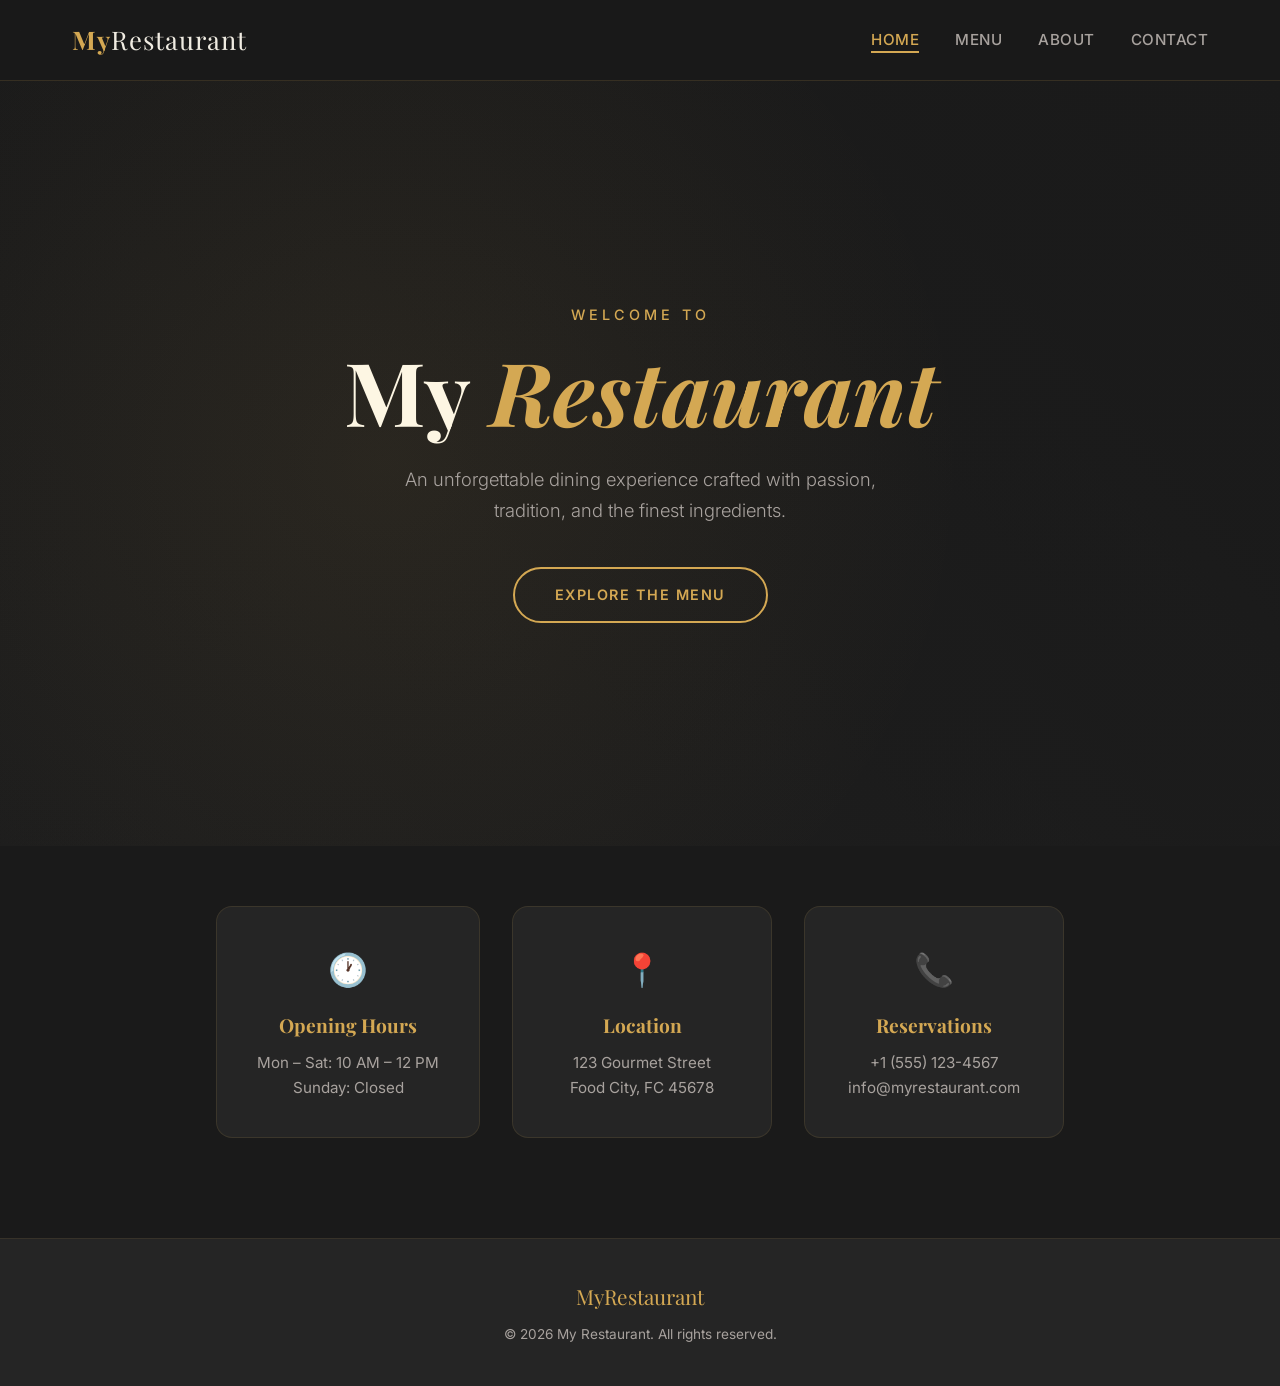
<file: index.html>
<!DOCTYPE html>
<html lang="en">
<head>
  <meta charset="UTF-8" />
  <meta name="viewport" content="width=device-width, initial-scale=1.0" />
  <meta name="description" content="Welcome to My Restaurant — an exquisite dining experience with fresh, locally sourced ingredients." />
  <title>My Restaurant — Fine Dining</title>
  <link rel="stylesheet" href="styles.css" />
</head>
<body>

  <!-- Navbar -->
  <header>
    <div class="navbar">
      <a href="index.html" class="logo">My<span>Restaurant</span></a>
      <nav>
        <ul>
          <li><a href="index.html" class="active">Home</a></li>
          <li><a href="menu.html">Menu</a></li>
          <li><a href="about.html">About</a></li>
          <li><a href="contact.html">Contact</a></li>
        </ul>
      </nav>
    </div>
  </header>

  <!-- Hero Section -->
  <main>
    <section class="hero">
      <div class="hero-content">
        <p class="subtitle">Welcome to</p>
        <h1>My <em>Restaurant</em></h1>
        <p class="tagline">An unforgettable dining experience crafted with passion, tradition, and the finest ingredients.</p>
        <a href="menu.html" class="btn">Explore the Menu</a>
      </div>
    </section>

    <!-- Info Cards -->
    <section class="info-section">
      <div class="info-card fade-in">
        <div class="icon">🕐</div>
        <h3>Opening Hours</h3>
        <p>Mon – Sat: 10 AM – 12 PM</p>
        <p>Sunday: Closed</p>
      </div>
      <div class="info-card fade-in-delay">
        <div class="icon">📍</div>
        <h3>Location</h3>
        <p>123 Gourmet Street</p>
        <p>Food City, FC 45678</p>
      </div>
      <div class="info-card fade-in-delay">
        <div class="icon">📞</div>
        <h3>Reservations</h3>
        <p>+1 (555) 123-4567</p>
        <p>info@myrestaurant.com</p>
      </div>
    </section>
  </main>

  <!-- Footer -->
  <footer>
    <div class="footer-brand">MyRestaurant</div>
    <p>&copy; 2026 My Restaurant. All rights reserved.</p>
  </footer>

</body>
</html>
</file>
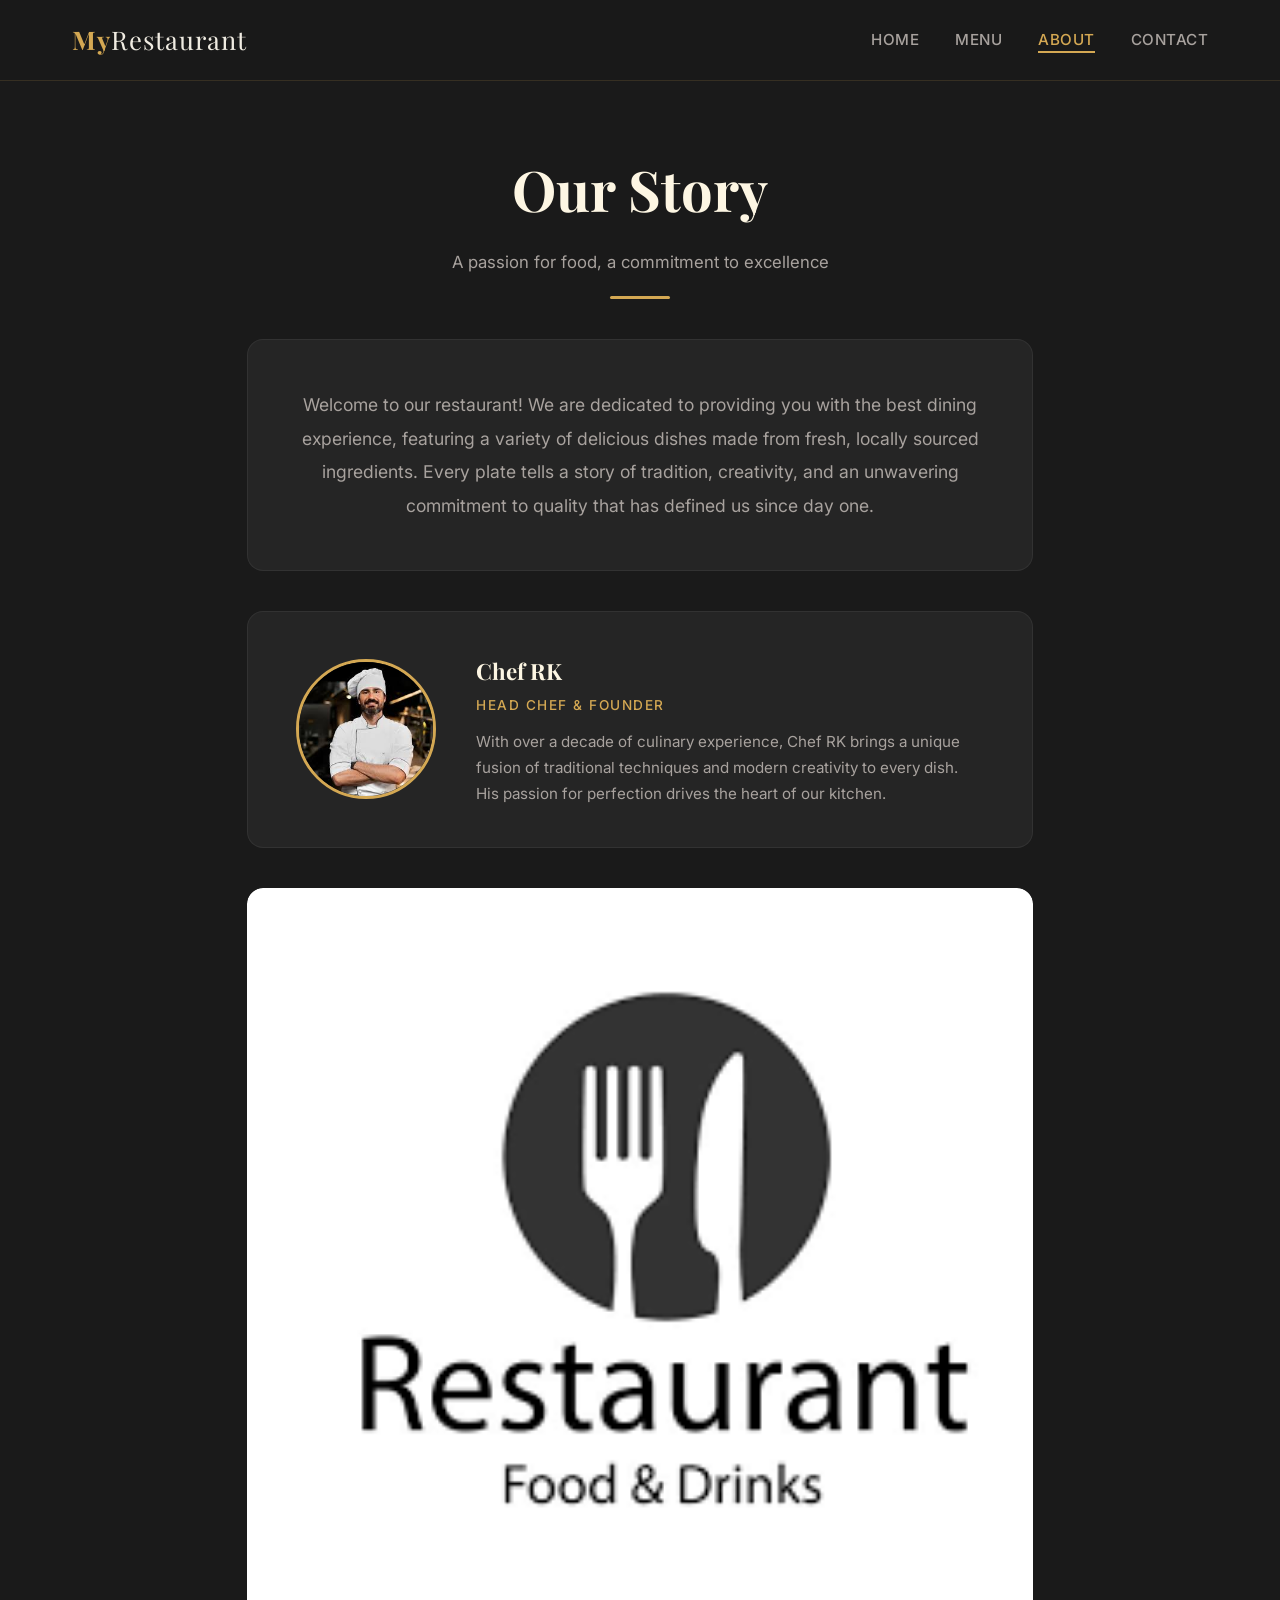
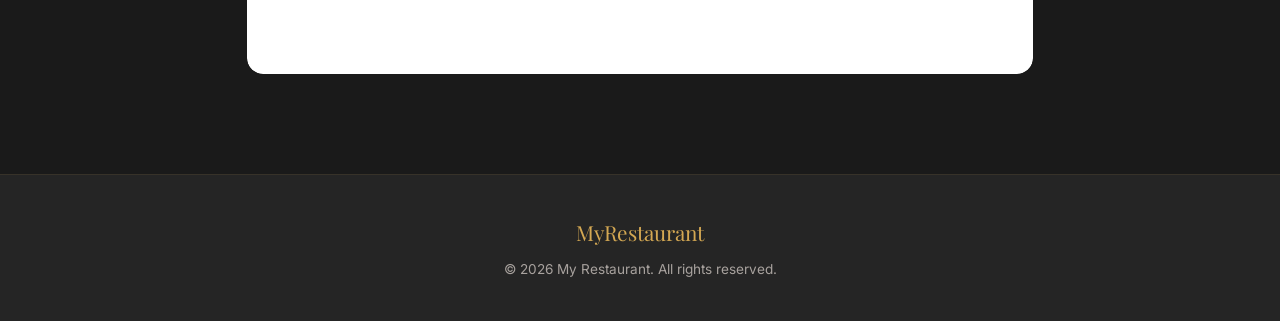
<file: about.html>
<!DOCTYPE html>
<html lang="en">
<head>
  <meta charset="UTF-8" />
  <meta name="viewport" content="width=device-width, initial-scale=1.0" />
  <meta name="description" content="Learn about our story, our passion for food, and meet our head chef." />
  <title>About — My Restaurant</title>
  <link rel="stylesheet" href="styles.css" />
</head>
<body>

  <!-- Navbar -->
  <header>
    <div class="navbar">
      <a href="index.html" class="logo">My<span>Restaurant</span></a>
      <nav>
        <ul>
          <li><a href="index.html">Home</a></li>
          <li><a href="menu.html">Menu</a></li>
          <li><a href="about.html" class="active">About</a></li>
          <li><a href="contact.html">Contact</a></li>
        </ul>
      </nav>
    </div>
  </header>

  <main>
    <!-- Page Header -->
    <div class="page-header fade-in">
      <h1>Our Story</h1>
      <p>A passion for food, a commitment to excellence</p>
      <div class="divider"></div>
    </div>

    <div class="about-section">
      <!-- Story Card -->
      <div class="about-story fade-in">
        <p>
          Welcome to our restaurant! We are dedicated to providing you with the best dining experience, 
          featuring a variety of delicious dishes made from fresh, locally sourced ingredients. 
          Every plate tells a story of tradition, creativity, and an unwavering commitment to quality 
          that has defined us since day one.
        </p>
      </div>

      <!-- Chef Section -->
      <div class="chef-section fade-in-delay">
        <img src="chef.jpg" alt="Chef RK" class="chef-img" />
        <div class="chef-info">
          <h3>Chef RK</h3>
          <p class="role">Head Chef &amp; Founder</p>
          <p>
            With over a decade of culinary experience, Chef RK brings a unique fusion of 
            traditional techniques and modern creativity to every dish. His passion for 
            perfection drives the heart of our kitchen.
          </p>
        </div>
      </div>

      <!-- Restaurant Image -->
      <div class="big-image-box fade-in-delay">
        <img src="restro.png" alt="Our Restaurant" />
      </div>
    </div>
  </main>

  <!-- Footer -->
  <footer>
    <div class="footer-brand">MyRestaurant</div>
    <p>&copy; 2026 My Restaurant. All rights reserved.</p>
  </footer>

</body>
</html>
</file>
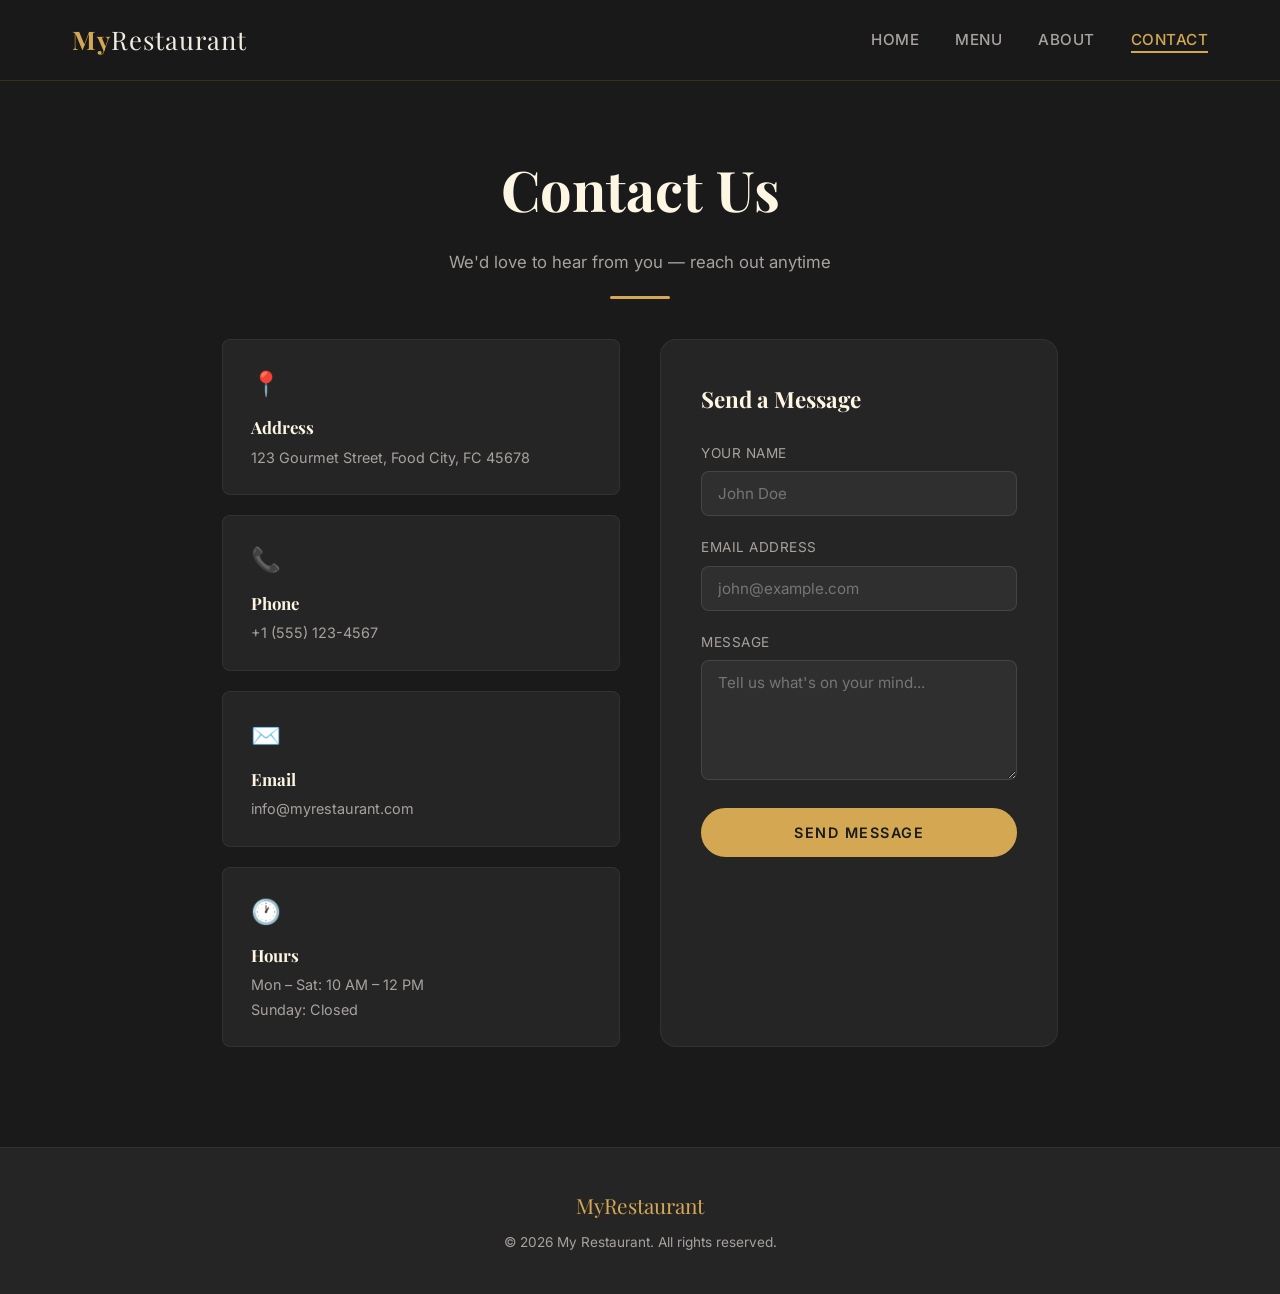
<file: contact.html>
<!DOCTYPE html>
<html lang="en">
<head>
  <meta charset="UTF-8" />
  <meta name="viewport" content="width=device-width, initial-scale=1.0" />
  <meta name="description" content="Get in touch with us — we'd love to hear from you." />
  <title>Contact — My Restaurant</title>
  <link rel="stylesheet" href="styles.css" />
</head>
<body>

  <!-- Navbar -->
  <header>
    <div class="navbar">
      <a href="index.html" class="logo">My<span>Restaurant</span></a>
      <nav>
        <ul>
          <li><a href="index.html">Home</a></li>
          <li><a href="menu.html">Menu</a></li>
          <li><a href="about.html">About</a></li>
          <li><a href="contact.html" class="active">Contact</a></li>
        </ul>
      </nav>
    </div>
  </header>

  <main>
    <!-- Page Header -->
    <div class="page-header fade-in">
      <h1>Contact Us</h1>
      <p>We'd love to hear from you — reach out anytime</p>
      <div class="divider"></div>
    </div>

    <div class="contact-container fade-in-delay">
      <!-- Contact Info Cards -->
      <div class="contact-info">
        <div class="contact-card">
          <div class="icon">📍</div>
          <h3>Address</h3>
          <p>123 Gourmet Street, Food City, FC 45678</p>
        </div>
        <div class="contact-card">
          <div class="icon">📞</div>
          <h3>Phone</h3>
          <p>+1 (555) 123-4567</p>
        </div>
        <div class="contact-card">
          <div class="icon">✉️</div>
          <h3>Email</h3>
          <p>info@myrestaurant.com</p>
        </div>
        <div class="contact-card">
          <div class="icon">🕐</div>
          <h3>Hours</h3>
          <p>Mon – Sat: 10 AM – 12 PM</p>
          <p>Sunday: Closed</p>
        </div>
      </div>

      <!-- Contact Form -->
      <div class="contact-form">
        <h2>Send a Message</h2>
        <form>
          <div class="form-group">
            <label for="name">Your Name</label>
            <input type="text" id="name" placeholder="John Doe" />
          </div>
          <div class="form-group">
            <label for="email">Email Address</label>
            <input type="email" id="email" placeholder="john@example.com" />
          </div>
          <div class="form-group">
            <label for="message">Message</label>
            <textarea id="message" placeholder="Tell us what's on your mind..."></textarea>
          </div>
          <button type="submit" class="btn btn-filled">Send Message</button>
        </form>
      </div>
    </div>
  </main>

  <!-- Footer -->
  <footer>
    <div class="footer-brand">MyRestaurant</div>
    <p>&copy; 2026 My Restaurant. All rights reserved.</p>
  </footer>

</body>
</html>
</file>
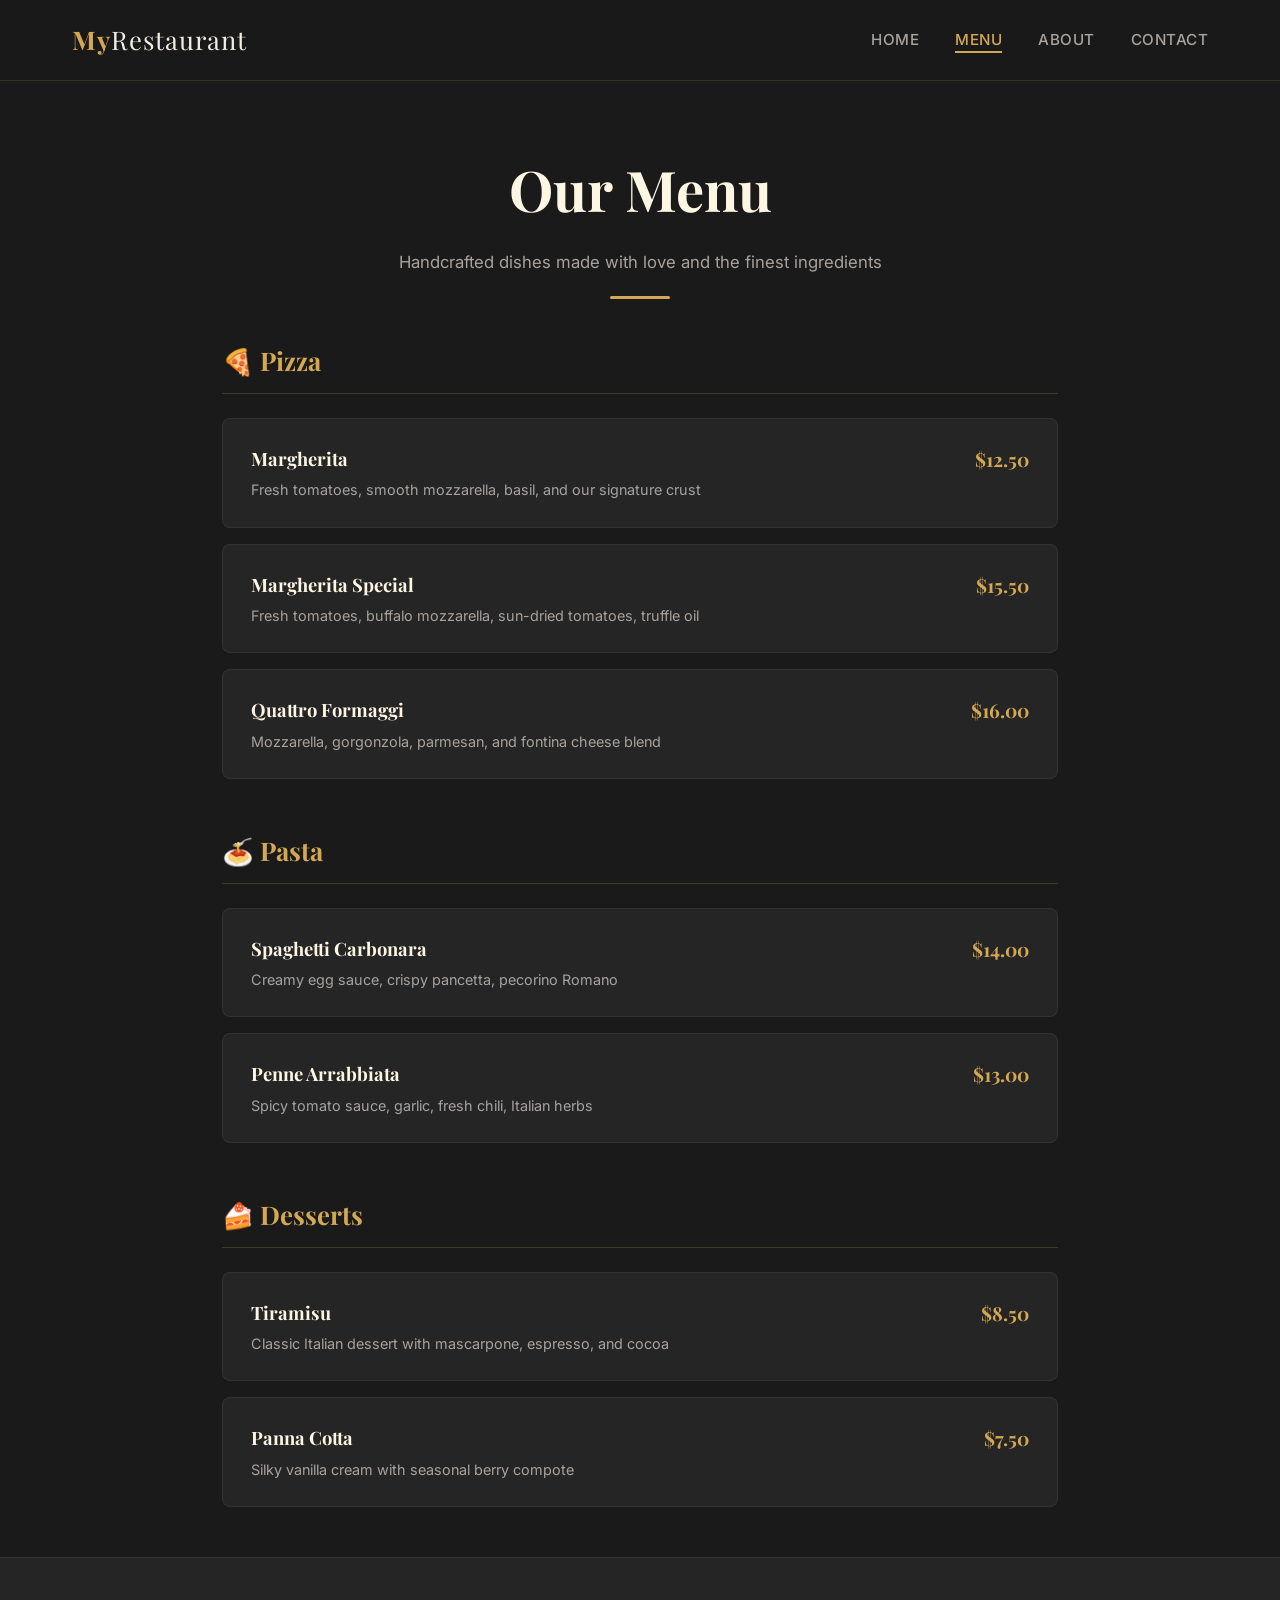
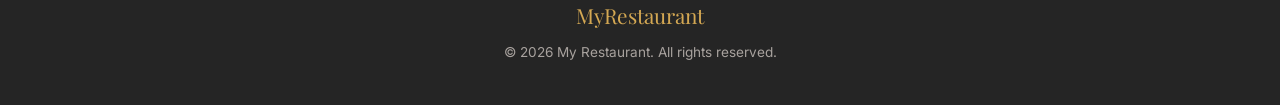
<file: menu.html>
<!DOCTYPE html>
<html lang="en">
<head>
  <meta charset="UTF-8" />
  <meta name="viewport" content="width=device-width, initial-scale=1.0" />
  <meta name="description" content="Explore our menu — handcrafted dishes made from the freshest ingredients." />
  <title>Menu — My Restaurant</title>
  <link rel="stylesheet" href="styles.css" />
</head>
<body>

  <!-- Navbar -->
  <header>
    <div class="navbar">
      <a href="index.html" class="logo">My<span>Restaurant</span></a>
      <nav>
        <ul>
          <li><a href="index.html">Home</a></li>
          <li><a href="menu.html" class="active">Menu</a></li>
          <li><a href="about.html">About</a></li>
          <li><a href="contact.html">Contact</a></li>
        </ul>
      </nav>
    </div>
  </header>

  <main>
    <!-- Page Header -->
    <div class="page-header fade-in">
      <h1>Our Menu</h1>
      <p>Handcrafted dishes made with love and the finest ingredients</p>
      <div class="divider"></div>
    </div>

    <!-- Pizza Category -->
    <div class="menu-category fade-in">
      <h2>🍕 Pizza</h2>

      <div class="menu-card">
        <div class="dish-info">
          <h3>Margherita</h3>
          <p>Fresh tomatoes, smooth mozzarella, basil, and our signature crust</p>
        </div>
        <div class="price">$12.50</div>
      </div>

      <div class="menu-card">
        <div class="dish-info">
          <h3>Margherita Special</h3>
          <p>Fresh tomatoes, buffalo mozzarella, sun-dried tomatoes, truffle oil</p>
        </div>
        <div class="price">$15.50</div>
      </div>

      <div class="menu-card">
        <div class="dish-info">
          <h3>Quattro Formaggi</h3>
          <p>Mozzarella, gorgonzola, parmesan, and fontina cheese blend</p>
        </div>
        <div class="price">$16.00</div>
      </div>
    </div>

    <!-- Pasta Category -->
    <div class="menu-category fade-in-delay">
      <h2>🍝 Pasta</h2>

      <div class="menu-card">
        <div class="dish-info">
          <h3>Spaghetti Carbonara</h3>
          <p>Creamy egg sauce, crispy pancetta, pecorino Romano</p>
        </div>
        <div class="price">$14.00</div>
      </div>

      <div class="menu-card">
        <div class="dish-info">
          <h3>Penne Arrabbiata</h3>
          <p>Spicy tomato sauce, garlic, fresh chili, Italian herbs</p>
        </div>
        <div class="price">$13.00</div>
      </div>
    </div>

    <!-- Desserts Category -->
    <div class="menu-category fade-in-delay">
      <h2>🍰 Desserts</h2>

      <div class="menu-card">
        <div class="dish-info">
          <h3>Tiramisu</h3>
          <p>Classic Italian dessert with mascarpone, espresso, and cocoa</p>
        </div>
        <div class="price">$8.50</div>
      </div>

      <div class="menu-card">
        <div class="dish-info">
          <h3>Panna Cotta</h3>
          <p>Silky vanilla cream with seasonal berry compote</p>
        </div>
        <div class="price">$7.50</div>
      </div>
    </div>
  </main>

  <!-- Footer -->
  <footer>
    <div class="footer-brand">MyRestaurant</div>
    <p>&copy; 2026 My Restaurant. All rights reserved.</p>
  </footer>

</body>
</html>
</file>
<file: styles.css>
/* ===== Google Fonts ===== */
@import url('https://fonts.googleapis.com/css2?family=Playfair+Display:wght@400;600;700&family=Inter:wght@300;400;500;600&display=swap');

/* ===== CSS Custom Properties ===== */
:root {
  --color-bg: #1a1a1a;
  --color-surface: #252525;
  --color-surface-light: #2f2f2f;
  --color-gold: #d4a853;
  --color-gold-light: #e8c97a;
  --color-cream: #fdf6e3;
  --color-text: #f0ece2;
  --color-text-muted: #a8a29e;
  --color-white: #ffffff;
  --color-overlay: rgba(0, 0, 0, 0.55);

  --font-heading: 'Playfair Display', Georgia, serif;
  --font-body: 'Inter', 'Segoe UI', sans-serif;

  --shadow-card: 0 8px 32px rgba(0, 0, 0, 0.25);
  --shadow-hover: 0 12px 40px rgba(212, 168, 83, 0.15);
  --radius: 16px;
  --radius-sm: 8px;
  --transition: 0.3s cubic-bezier(0.4, 0, 0.2, 1);
}

/* ===== Reset & Base ===== */
*, *::before, *::after {
  margin: 0;
  padding: 0;
  box-sizing: border-box;
}

html {
  scroll-behavior: smooth;
}

body {
  font-family: var(--font-body);
  background-color: var(--color-bg);
  color: var(--color-text);
  line-height: 1.7;
  min-height: 100vh;
}

img {
  max-width: 100%;
  display: block;
}

a {
  text-decoration: none;
  color: inherit;
}

/* ===== Navbar ===== */
header {
  position: sticky;
  top: 0;
  z-index: 100;
  background: rgba(26, 26, 26, 0.85);
  backdrop-filter: blur(16px);
  -webkit-backdrop-filter: blur(16px);
  border-bottom: 1px solid rgba(212, 168, 83, 0.15);
}

.navbar {
  max-width: 1200px;
  margin: 0 auto;
  display: flex;
  align-items: center;
  justify-content: space-between;
  padding: 18px 32px;
}

.logo {
  font-family: var(--font-heading);
  font-size: 1.6rem;
  font-weight: 700;
  color: var(--color-gold);
  letter-spacing: 1px;
}

.logo span {
  color: var(--color-text);
  font-weight: 400;
}

nav ul {
  list-style: none;
  display: flex;
  gap: 36px;
}

nav ul li a {
  font-size: 0.95rem;
  font-weight: 500;
  color: var(--color-text-muted);
  letter-spacing: 0.5px;
  text-transform: uppercase;
  position: relative;
  transition: color var(--transition);
}

nav ul li a::after {
  content: '';
  position: absolute;
  bottom: -4px;
  left: 0;
  width: 0;
  height: 2px;
  background: var(--color-gold);
  transition: width var(--transition);
}

nav ul li a:hover,
nav ul li a.active {
  color: var(--color-gold);
}

nav ul li a:hover::after,
nav ul li a.active::after {
  width: 100%;
}

/* ===== Hero Section ===== */
.hero {
  position: relative;
  min-height: 85vh;
  display: flex;
  align-items: center;
  justify-content: center;
  text-align: center;
  background:
    linear-gradient(160deg, rgba(26, 26, 26, 0.92), rgba(26, 26, 26, 0.6)),
    linear-gradient(45deg, var(--color-surface), var(--color-bg));
  overflow: hidden;
}

.hero::before {
  content: '';
  position: absolute;
  inset: 0;
  background: radial-gradient(circle at 30% 50%, rgba(212, 168, 83, 0.08), transparent 60%);
}

.hero-content {
  position: relative;
  z-index: 2;
  animation: fadeInUp 1s ease-out;
}

.hero-content .subtitle {
  font-family: var(--font-body);
  font-size: 0.9rem;
  font-weight: 500;
  letter-spacing: 4px;
  text-transform: uppercase;
  color: var(--color-gold);
  margin-bottom: 16px;
}

.hero-content h1 {
  font-family: var(--font-heading);
  font-size: clamp(3rem, 7vw, 5.5rem);
  font-weight: 700;
  line-height: 1.1;
  color: var(--color-cream);
  margin-bottom: 24px;
}

.hero-content h1 em {
  font-style: italic;
  color: var(--color-gold);
}

.hero-content .tagline {
  font-size: 1.15rem;
  color: var(--color-text-muted);
  max-width: 500px;
  margin: 0 auto 40px;
  font-weight: 300;
}

/* ===== Buttons ===== */
.btn {
  display: inline-block;
  padding: 14px 40px;
  font-family: var(--font-body);
  font-size: 0.9rem;
  font-weight: 600;
  letter-spacing: 1.5px;
  text-transform: uppercase;
  border: 2px solid var(--color-gold);
  color: var(--color-gold);
  background: transparent;
  border-radius: 50px;
  cursor: pointer;
  transition: all var(--transition);
}

.btn:hover {
  background: var(--color-gold);
  color: var(--color-bg);
  box-shadow: 0 0 30px rgba(212, 168, 83, 0.3);
  transform: translateY(-2px);
}

.btn-filled {
  background: var(--color-gold);
  color: var(--color-bg);
}

.btn-filled:hover {
  background: var(--color-gold-light);
  border-color: var(--color-gold-light);
}

/* ===== Info Cards (Opening Hours etc.) ===== */
.info-section {
  display: flex;
  justify-content: center;
  gap: 32px;
  padding: 60px 32px;
  flex-wrap: wrap;
}

.info-card {
  background: var(--color-surface);
  border: 1px solid rgba(212, 168, 83, 0.12);
  border-radius: var(--radius);
  padding: 36px 40px;
  text-align: center;
  min-width: 260px;
  max-width: 340px;
  transition: all var(--transition);
}

.info-card:hover {
  transform: translateY(-4px);
  box-shadow: var(--shadow-hover);
  border-color: rgba(212, 168, 83, 0.3);
}

.info-card .icon {
  font-size: 2rem;
  margin-bottom: 12px;
}

.info-card h3 {
  font-family: var(--font-heading);
  font-size: 1.2rem;
  color: var(--color-gold);
  margin-bottom: 8px;
}

.info-card p {
  color: var(--color-text-muted);
  font-size: 0.95rem;
}

/* ===== Page Title ===== */
.page-header {
  text-align: center;
  padding: 60px 20px 40px;
}

.page-header h1 {
  font-family: var(--font-heading);
  font-size: clamp(2.2rem, 5vw, 3.5rem);
  color: var(--color-cream);
  margin-bottom: 12px;
}

.page-header p {
  color: var(--color-text-muted);
  font-size: 1.05rem;
  max-width: 500px;
  margin: 0 auto;
}

.page-header .divider {
  width: 60px;
  height: 3px;
  background: var(--color-gold);
  margin: 20px auto 0;
  border-radius: 2px;
}

/* ===== Menu Page ===== */
.menu-category {
  max-width: 900px;
  margin: 0 auto 50px;
  padding: 0 32px;
}

.menu-category h2 {
  font-family: var(--font-heading);
  font-size: 1.6rem;
  color: var(--color-gold);
  margin-bottom: 24px;
  padding-bottom: 10px;
  border-bottom: 1px solid rgba(212, 168, 83, 0.2);
}

.menu-card {
  display: flex;
  justify-content: space-between;
  align-items: flex-start;
  background: var(--color-surface);
  border: 1px solid rgba(255, 255, 255, 0.06);
  border-radius: var(--radius-sm);
  padding: 24px 28px;
  margin-bottom: 16px;
  transition: all var(--transition);
}

.menu-card:hover {
  border-color: rgba(212, 168, 83, 0.2);
  transform: translateX(4px);
  box-shadow: var(--shadow-card);
}

.menu-card .dish-info h3 {
  font-family: var(--font-heading);
  font-size: 1.15rem;
  color: var(--color-cream);
  margin-bottom: 4px;
}

.menu-card .dish-info p {
  color: var(--color-text-muted);
  font-size: 0.9rem;
}

.menu-card .price {
  font-family: var(--font-heading);
  font-size: 1.2rem;
  font-weight: 700;
  color: var(--color-gold);
  white-space: nowrap;
  padding-left: 20px;
}

/* ===== About Page ===== */
.about-section {
  max-width: 850px;
  margin: 0 auto;
  padding: 0 32px 60px;
}

.about-story {
  background: var(--color-surface);
  border: 1px solid rgba(255, 255, 255, 0.06);
  border-radius: var(--radius);
  padding: 48px;
  text-align: center;
  animation: fadeInUp 0.8s ease-out;
}

.about-story p {
  font-size: 1.1rem;
  color: var(--color-text-muted);
  line-height: 1.9;
}

.chef-section {
  display: flex;
  align-items: center;
  gap: 40px;
  background: var(--color-surface);
  border: 1px solid rgba(255, 255, 255, 0.06);
  border-radius: var(--radius);
  padding: 40px 48px;
  margin-top: 40px;
}

.chef-img {
  width: 140px;
  height: 140px;
  border-radius: 50%;
  object-fit: cover;
  border: 3px solid var(--color-gold);
  flex-shrink: 0;
}

.chef-info h3 {
  font-family: var(--font-heading);
  font-size: 1.4rem;
  color: var(--color-cream);
  margin-bottom: 4px;
}

.chef-info .role {
  color: var(--color-gold);
  font-size: 0.85rem;
  font-weight: 500;
  text-transform: uppercase;
  letter-spacing: 1.5px;
  margin-bottom: 12px;
}

.chef-info p {
  color: var(--color-text-muted);
  font-size: 0.95rem;
}

.big-image-box {
  margin-top: 40px;
  border-radius: var(--radius);
  overflow: hidden;
}

.big-image-box img {
  width: 100%;
  border-radius: var(--radius);
  transition: transform 0.6s ease;
}

.big-image-box:hover img {
  transform: scale(1.02);
}

/* ===== Contact Page ===== */
.contact-container {
  max-width: 900px;
  margin: 0 auto;
  padding: 0 32px 60px;
  display: grid;
  grid-template-columns: 1fr 1fr;
  gap: 40px;
}

.contact-info {
  display: flex;
  flex-direction: column;
  gap: 20px;
}

.contact-card {
  background: var(--color-surface);
  border: 1px solid rgba(255, 255, 255, 0.06);
  border-radius: var(--radius-sm);
  padding: 24px 28px;
  transition: all var(--transition);
}

.contact-card:hover {
  border-color: rgba(212, 168, 83, 0.2);
  transform: translateY(-2px);
}

.contact-card .icon {
  font-size: 1.5rem;
  margin-bottom: 8px;
}

.contact-card h3 {
  font-family: var(--font-heading);
  font-size: 1.05rem;
  color: var(--color-cream);
  margin-bottom: 4px;
}

.contact-card p {
  color: var(--color-text-muted);
  font-size: 0.9rem;
}

.contact-form {
  background: var(--color-surface);
  border: 1px solid rgba(255, 255, 255, 0.06);
  border-radius: var(--radius);
  padding: 40px;
}

.contact-form h2 {
  font-family: var(--font-heading);
  font-size: 1.4rem;
  color: var(--color-cream);
  margin-bottom: 24px;
}

.form-group {
  margin-bottom: 20px;
}

.form-group label {
  display: block;
  font-size: 0.85rem;
  color: var(--color-text-muted);
  margin-bottom: 6px;
  text-transform: uppercase;
  letter-spacing: 0.5px;
}

.form-group input,
.form-group textarea {
  width: 100%;
  padding: 12px 16px;
  background: var(--color-surface-light);
  border: 1px solid rgba(255, 255, 255, 0.1);
  border-radius: var(--radius-sm);
  color: var(--color-text);
  font-family: var(--font-body);
  font-size: 0.95rem;
  transition: border-color var(--transition);
  outline: none;
}

.form-group input:focus,
.form-group textarea:focus {
  border-color: var(--color-gold);
}

.form-group textarea {
  resize: vertical;
  min-height: 120px;
}

.contact-form .btn {
  width: 100%;
  text-align: center;
}

/* ===== Footer ===== */
footer {
  background: var(--color-surface);
  border-top: 1px solid rgba(212, 168, 83, 0.1);
  padding: 40px 32px;
  text-align: center;
  margin-top: 40px;
}

footer .footer-brand {
  font-family: var(--font-heading);
  font-size: 1.3rem;
  color: var(--color-gold);
  margin-bottom: 8px;
}

footer p {
  color: var(--color-text-muted);
  font-size: 0.85rem;
}

/* ===== Animations ===== */
@keyframes fadeInUp {
  from {
    opacity: 0;
    transform: translateY(30px);
  }
  to {
    opacity: 1;
    transform: translateY(0);
  }
}

.fade-in {
  animation: fadeInUp 0.8s ease-out both;
}

.fade-in-delay {
  animation: fadeInUp 0.8s ease-out 0.2s both;
}

/* ===== Responsive ===== */
@media (max-width: 768px) {
  .navbar {
    flex-direction: column;
    gap: 14px;
    padding: 14px 20px;
  }

  nav ul {
    gap: 20px;
  }

  .hero {
    min-height: 70vh;
    padding: 0 20px;
  }

  .info-section {
    flex-direction: column;
    align-items: center;
  }

  .contact-container {
    grid-template-columns: 1fr;
  }

  .chef-section {
    flex-direction: column;
    text-align: center;
    padding: 32px;
  }

  .about-story {
    padding: 32px 24px;
  }
}
</file>
